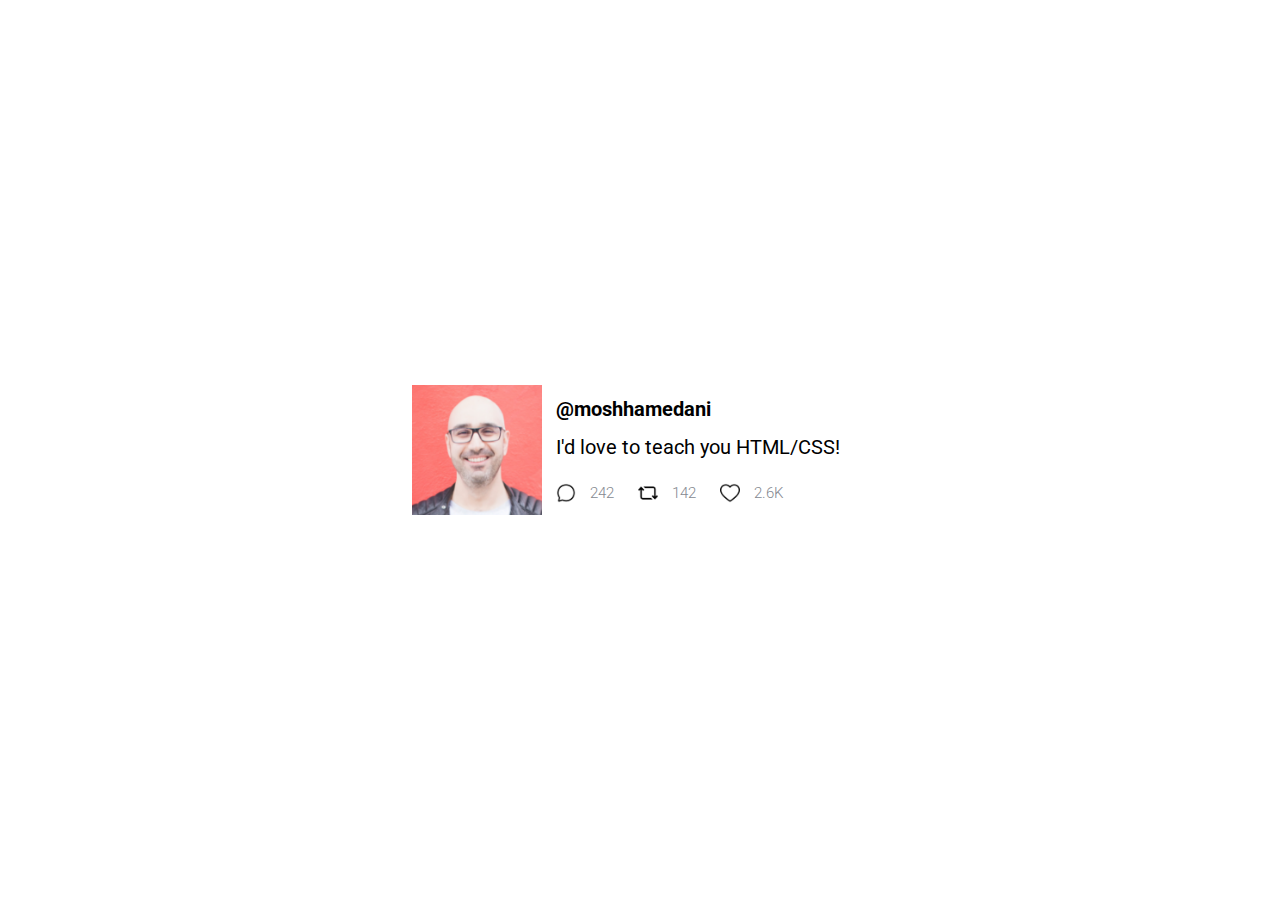
<file: Task-1/index.html>
<!DOCTYPE html>
<html lang="en">
  <head>
    <meta charset="UTF-8" />
    <meta http-equiv="X-UA-Compatible" content="IE=edge" />
    <meta name="viewport" content="width=device-width, initial-scale=1.0" />
    <title>First Webpage</title>
    <link
      href="https://fonts.googleapis.com/css?family=Roboto"
      rel="stylesheet"
    />
    <link rel="stylesheet" href="style.css" />
  </head>
  <body>
    <div class="container">
      <img id="profile" src="assets/photo.png" alt="My photo" />
      <div class="info">
        <h1 class="name">@moshhamedani</h1>
        <h2 class="desc">I'd love to teach you HTML/CSS!</h2>
        <div class="icons">
          <img src="assets/comment.png" alt="comment icon" />
          <span>242</span>
          <img src="assets/retweet.png" alt="retweet icon" />
          <span>142</span>
          <img src="assets/like.png" alt="like icon" />
          <span>2.6K</span>
        </div>
      </div>
    </div>
  </body>
</html>
</file>
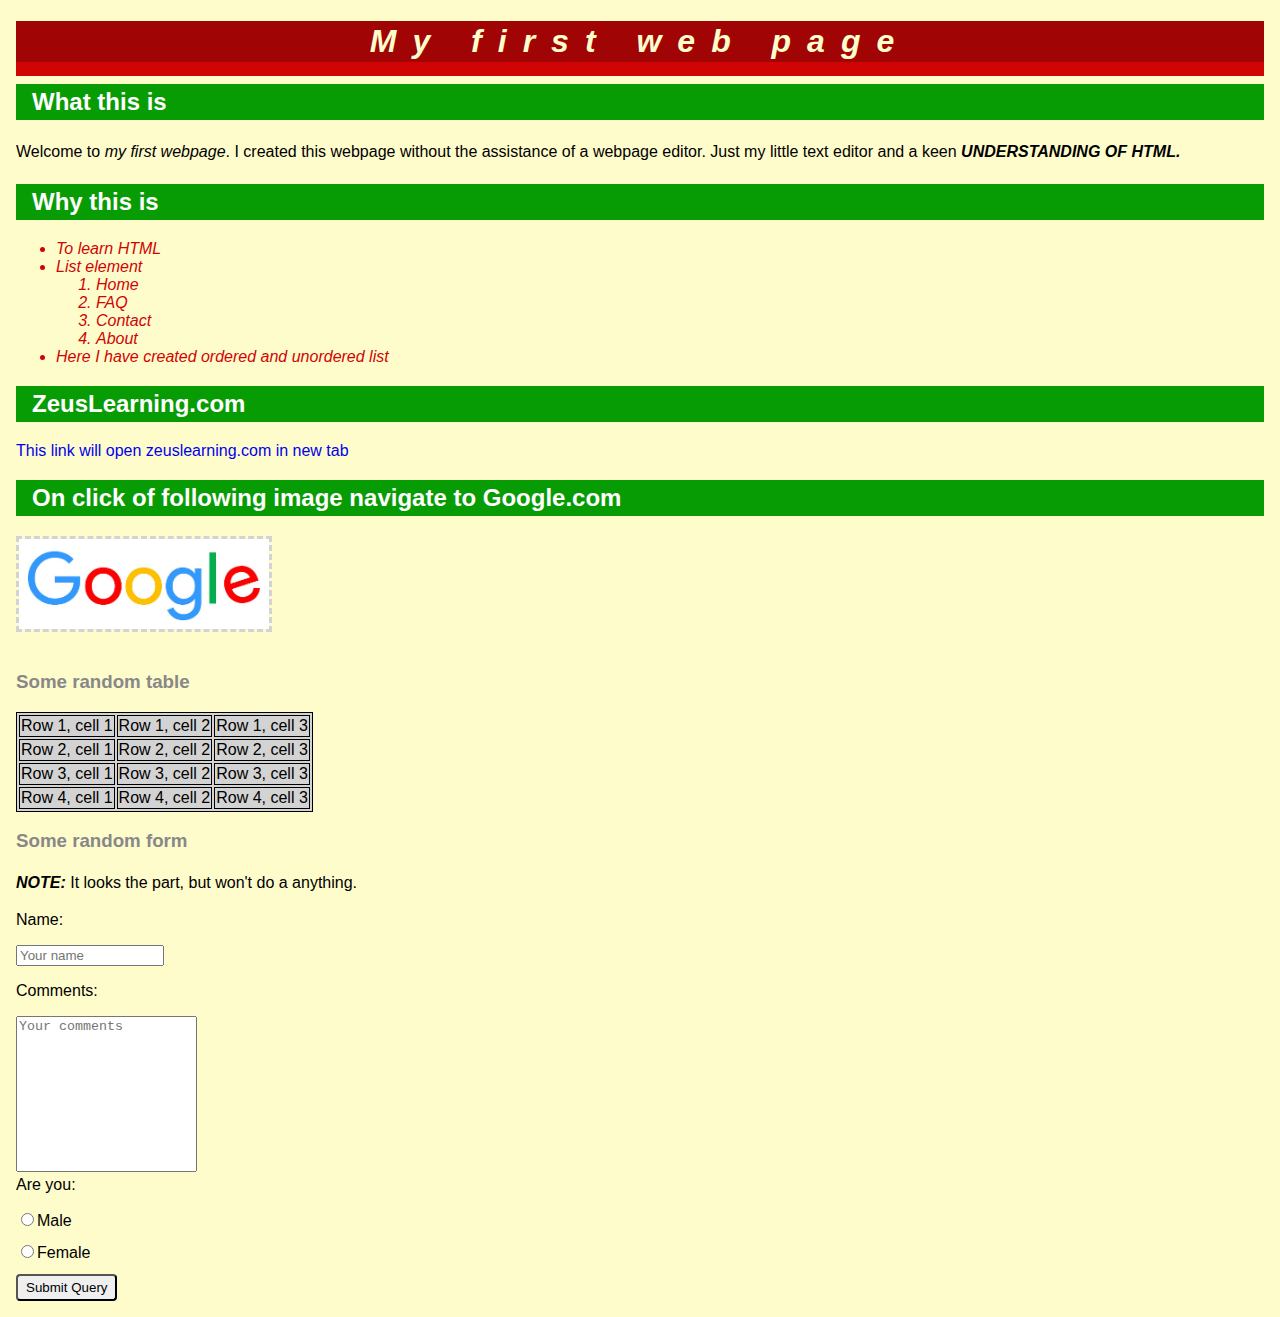
<file: Task-2/index.html>
<!DOCTYPE html>
<html lang="en">
  <head>
    <meta charset="UTF-8" />
    <meta http-equiv="X-UA-Compatible" content="IE=edge" />
    <meta name="viewport" content="width=device-width, initial-scale=1.0" />
    <title>My First Webpage</title>
    <link rel="stylesheet" href="style.css" />
  </head>
  <body>
    <h1>My first web page</h1>
    <h2 id="subtitle">What this is</h2>
    <p>
      Welcome to <em> my first webpage</em>. I created this webpage without the
      assistance of a webpage editor. Just my little text editor and a keen
      <span class="bold"> understanding of HTML.</span>
    </p>
    <h2>Why this is</h2>
    <ul>
      <li>To learn HTML</li>
      <li>List element</li>
      <ol>
        <li>Home</li>
        <li>FAQ</li>
        <li>Contact</li>
        <li>About</li>
      </ol>
      <li>Here I have created ordered and unordered list</li>
    </ul>
    <h2>ZeusLearning.com</h2>
    <a href="https://www.zeuslearning.com" target="_blank"
      >This link will open zeuslearning.com in new tab</a
    >
    <h2>On click of following image navigate to Google.com</h2>
    <a href="https://www.google.com"
      ><img src="google.png" alt="Google logo"
    /></a>
    <h3>Some random table</h3>
    <table>
      <tr>
        <td>Row 1, cell 1</td>
        <td>Row 1, cell 2</td>
        <td>Row 1, cell 3</td>
      </tr>
      <tr>
        <td>Row 2, cell 1</td>
        <td>Row 2, cell 2</td>
        <td>Row 2, cell 3</td>
      </tr>
      <tr>
        <td>Row 3, cell 1</td>
        <td>Row 3, cell 2</td>
        <td>Row 3, cell 3</td>
      </tr>
      <tr>
        <td>Row 4, cell 1</td>
        <td>Row 4, cell 2</td>
        <td>Row 4, cell 3</td>
      </tr>
    </table>
    <h3>Some random form</h3>
    <p>
      <span class="bold">Note:</span> It looks the part, but won't do a
      anything.
    </p>
    <form action="#" onsubmit="validateForm();return false" id="myForm">
      <label for="username">Name:</label>
      <input
        type="text"
        name="username"
        id="username"
        placeholder="Your name"
      />
      <label for="comment">Comments:</label>
      <textarea
        name="comment"
        id="comment"
        placeholder="Your comments"
        cols="20"
        rows="10"
      ></textarea>
      <label for="gender">Are you:</label>
      <div><input type="radio" name="gender" id="male" />Male</div>
      <div><input type="radio" name="gender" id="female" />Female</div>
      <input type="submit" value="Submit Query" id="submit-btn" />
    </form>
  </body>
  <script src="script.js"></script>
</html>
</file>
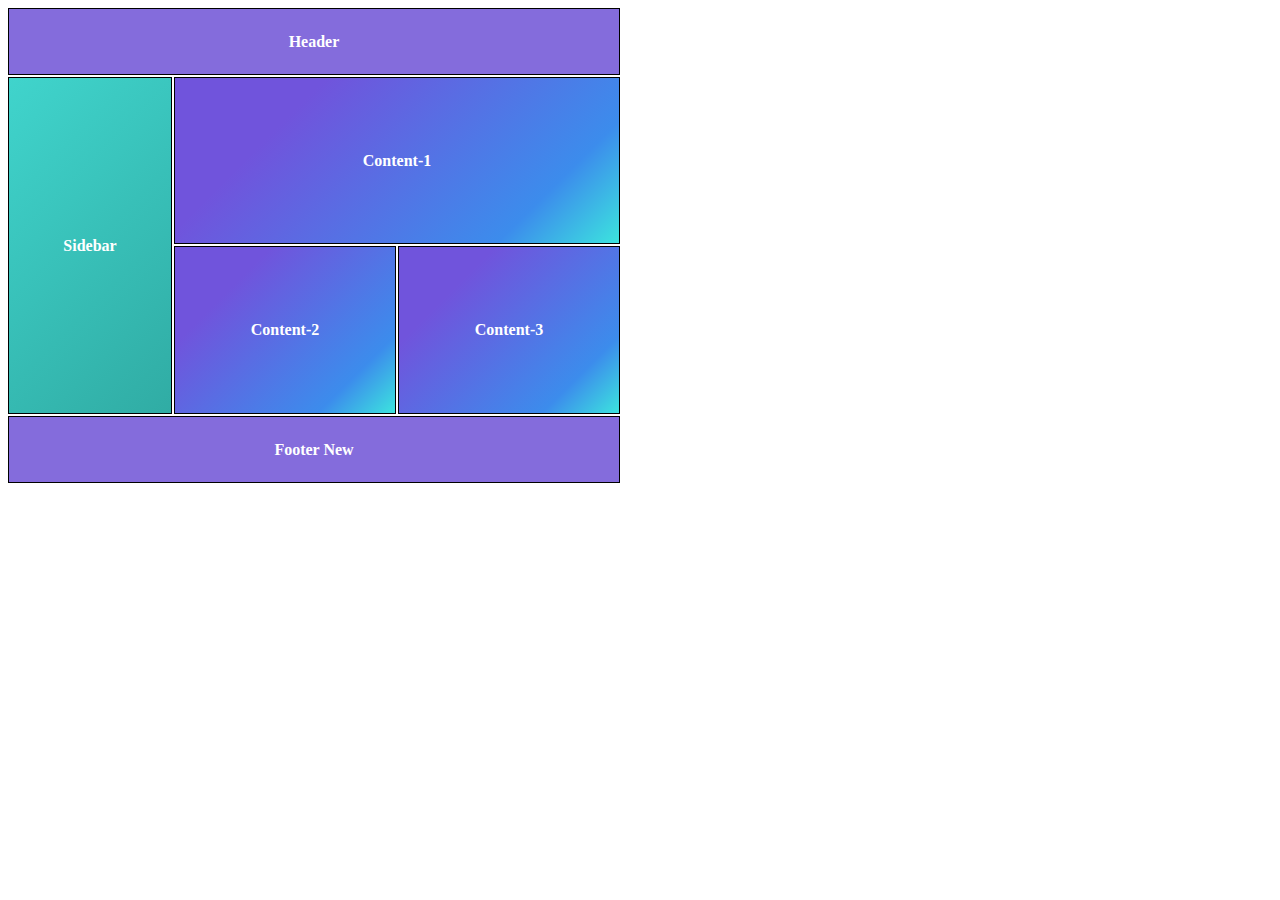
<file: Task-3/index.html>
<!DOCTYPE html>
<html lang="en">
  <head>
    <meta charset="UTF-8" />
    <meta http-equiv="X-UA-Compatible" content="IE=edge" />
    <meta name="viewport" content="width=device-width, initial-scale=1.0" />
    <title>Grid</title>
    <link rel="stylesheet" href="style.css" />
  </head>
  <body>
    <div class="container">
      <div class="header">header</div>
      <div class="sidebar">sidebar</div>
      <div class="content-1">content-1</div>
      <div class="content-2">content-2</div>
      <div class="content-3">content-3</div>
      <div class="footer">footer new</div>
    </div>
  </body>
</html>
</file>
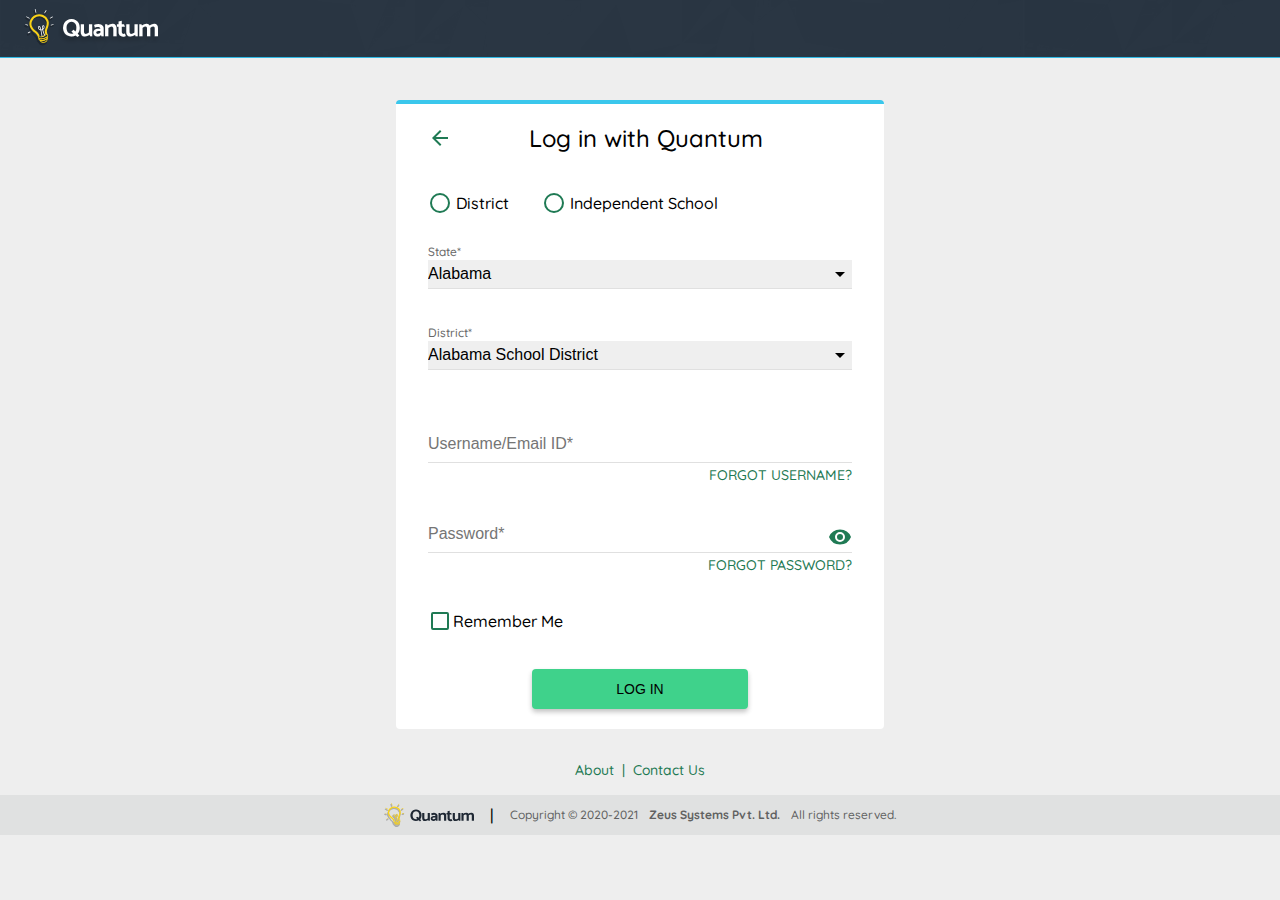
<file: Task-4/index.html>
<!DOCTYPE html>
<html lang="en">
  <head>
    <meta charset="UTF-8" />
    <meta http-equiv="X-UA-Compatible" content="IE=edge" />
    <meta name="viewport" content="width=device-width, initial-scale=1.0" />
    <title>Quantum Login</title>
    <link rel="stylesheet" href="login.css" />
  </head>
  <body>
    <header>
      <div class="bg"></div>
      <img src="assets/logo used in header.svg" alt="logo" />
    </header>
    <div class="container">
      <div class="title">
        <img src="assets/back.svg" alt="back" />
        <h1>Log in with Quantum</h1>
      </div>
      <form action="#">
        <div class="radio-btn">
          <div class="dist">
            <input type="radio" name="location" id="dist" />
            <span class="radio-icon">
              <img src="assets/radio-button-off.svg" alt="radio button off" />
            </span>
            <label for="dist">District</label>
          </div>
          <div class="school">
            <input type="radio" name="location" id="school" />
            <span class="radio-icon">
              <img src="assets/radio-button-off.svg" alt="radio button off" />
            </span>
            <label for="school">Independent School</label>
          </div>
        </div>
        <div class="input-state">
          <p class="state-text">State*</p>
          <select id="state" name="state">
            <option value="alabama">Alabama</option>
            <option value="california">California</option>
          </select>
        </div>
        <div class="input-district">
          <p class="district-text">District*</p>
          <select id="district" name="district">
            <option value="alabama-district">Alabama School District</option>
            <option value="california-district">California</option>
          </select>
        </div>
        <div class="input-username">
          <input
            type="text"
            name="username"
            id="username"
            class="login-info"
            placeholder="Username/Email ID*"
          />
          <span class="forgot-text">FORGOT USERNAME?</span>
        </div>
        <div class="input-password">
          <input
            type="password"
            name="password"
            id="password"
            class="login-info"
            placeholder="Password*"
          />
          <img src="assets/preview.svg" class="preview-icon" alt="preview" />
          <span class="forgot-text">FORGOT PASSWORD?</span>
        </div>
        <div class="remember-me">
          <input type="checkbox" name="remember" id="remember" />
          <span class="check">
            <img src="assets/checkbox-unchecked.svg" alt="checkbox unchecked" />
          </span>
          <label for="remember">Remember Me</label>
        </div>
        <input type="submit" value="LOG IN" />
      </form>
    </div>
    <div class="about">
      <span>About</span>
      <span>|</span>
      <span>Contact Us</span>
    </div>
    <footer>
      <img
        src="assets/logo used in footer.svg"
        class="logo-footer"
        alt="logo footer"
      />
      <span>|</span>
      <span class="footer-text">
        Copyright &#169; 2020-2021
        <span class="zeus">Zeus Systems Pvt. Ltd.</span> All rights reserved.
      </span>
    </footer>
  </body>
</html>
</file>
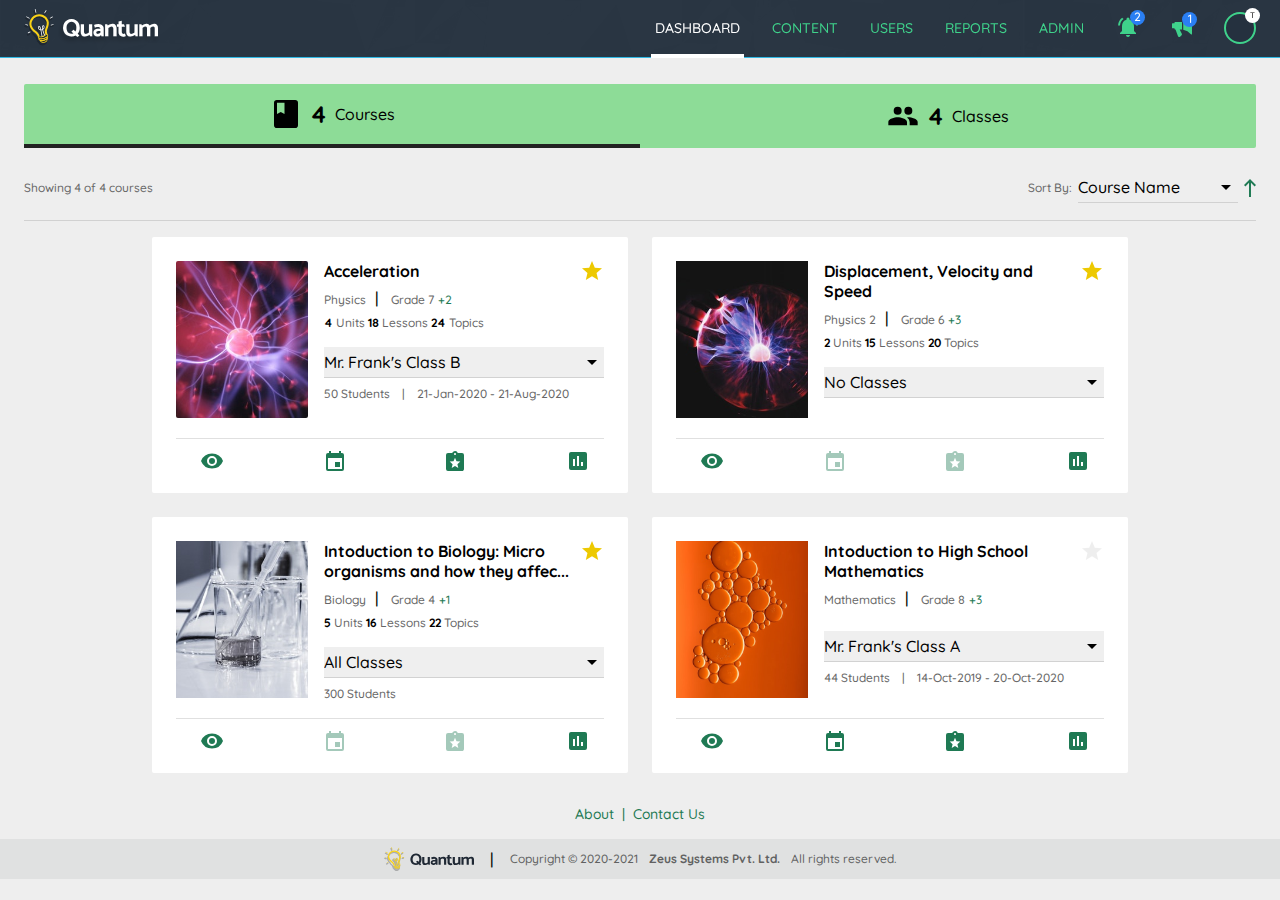
<file: Task-4/dashboard.html>
<!DOCTYPE html>
<html lang="en">
  <head>
    <meta charset="UTF-8" />
    <meta http-equiv="X-UA-Compatible" content="IE=edge" />
    <meta name="viewport" content="width=device-width, initial-scale=1.0" />
    <title>Quantum Dashboard</title>
    <link rel="stylesheet" href="dashboard.css" />
  </head>
  <body>
    <header>
      <div class="bg"></div>
      <img
        src="assets/logo used in header.svg"
        alt="logo"
      />
      <div class="menu-list">
        <ul>
          <li id="dashboard">DASHBOARD <span class="underline"></span></li>
          <li id="content">CONTENT</li>
          <li id="users">USERS</li>
          <li id="reports">REPORTS</li>
          <li id="admin">ADMIN</li>
          <li><img src="assets/alerts.svg" alt="alerts" /><span class="badge">2</span></li>
          <li><img src="assets/announcements.svg" alt="announcements" /><span class="badge">1</span></li>
          <li><span class="profile"></span><span class="badge white">T</span></li>
          <li class="hamburger"><img src="assets/hamburger-menu.svg" alt=""></li>
        </ul>
      </div>
    </header>
    <div class="container">
      <div class="course-header">
        <div class="courses-count">
          <img src="assets/courses.svg" alt="course-icon">
          <span class="count">4</span>
          <span class="count-text">Courses</span>
        </div>
        <div class="classes-count">
          <img src="assets/classes.svg" alt="classes-icon">
          <span class="count">4</span>
          <span class="count-text">Classes</span>
        </div>
        </div>
        <div class="sort">
          <span>Showing 4 of 4 courses</span>
          <div class="sort-by"><span>Sort By:</span>
            <select id="course-name" name="course-name">
              <option value="name">Course Name</option>
            </select>
            <img src="assets/sort.svg" alt="">
          </div>
        </div>
        <div class="courses">
          <!-- <div class="card">
            <div class="card-header">
            <div class="course-image">
              <img src="assets/course1.png" alt="course 1">
            </div>
            <div class="course-info">
              <div class="title">
                <h2>Acceleration</h2>
                <img src="assets/favourite.svg" alt="">
              </div>
              <div class="grade-info"><span class="subject">Physics</span><span class="line">|</span><span class="grade">Grade 7 </span>
              <span class="green-text">+2</span></div>
              <p class="syllabus"><span class="units bold-text">4</span> Units <span class="lessons bold-text">18</span> Lessons <span class="topics bold-text">24</span> Topics</p>
              <div class="teacher">
                <select id="teacher" name="teacher">
                  <option value="frank">Mr. Frank's Class B</option>
                </select>
              </div>
              <p class="students">50 Students<span class="line">|</span><span class="date">21-Jan-2020 - 21-Aug-2020</span></p>
            </div>
          </div>
            <div class="options">
              <img src="assets/preview.svg" alt="">
              <img src="assets/manage course.svg" alt="">
              <img src="assets/grade submissions.svg" alt="">
              <img src="assets/reports.svg" alt="">
            </div>
          </div> -->
          <!-- <div class="card">
            <div class="card-header">
              <div class="course-image">
                <img src="assets/course2.png" alt="course 2">
              </div>
              <div class="course-info">
                <div class="title">
                  <h2>Displacement, Velocity and Speed</h2>
                  <img src="assets/favourite.svg" alt="">
                </div>
                <div class="grade-info"><span class="subject">Physics 2</span><span class="line">|</span><span class="grade">Grade 6 </span>
                <span class="green-text">+3</span></div>
                <p class="syllabus"><span class="units bold-text">2</span> Units <span class="lessons bold-text">15</span> Lessons <span class="topics bold-text">20</span> Topics</p>
                <div class="teacher">
                  <select id="teacher" name="teacher">
                    <option value="">No Classes</option>
                  </select>
                </div>
              </div>
            </div>
              <div class="options">
                <img src="assets/preview.svg" alt="">
                <img class="disabled" src="assets/manage course.svg" alt="">
                <img class="disabled" src="assets/grade submissions.svg" alt="">
                <img src="assets/reports.svg" alt="">
              </div>
          </div> -->
          <!-- <div class="card">
            <div class="card-header">
              <div class="course-image">
                <img src="assets/course3.png" alt="course 3">
              </div>
              <div class="course-info">
                <div class="title">
                  <h2>Intoduction to Biology: Micro organisms and how they affec...</h2>
                  <img src="assets/favourite.svg" alt="">
                </div>
              <div class="grade-info"><span class="subject">Biology</span><span class="line">|</span><span class="grade">Grade 4 </span>
                <span class="green-text">+1</span></div>
              <p class="syllabus"><span class="units bold-text">5</span> Units <span class="lessons bold-text">16</span> Lessons <span class="topics bold-text">22</span> Topics</p>
                <div class="teacher">
                  <select id="teacher" name="teacher">
                    <option value="">All Classes</option>
                  </select>
                </div>
                <p class="students">300 Students</p>
              </div>
            </div>
              <div class="options">
                <img src="assets/preview.svg" alt="">
                <img class="disabled" src="assets/manage course.svg" alt="">
                <img class="disabled" src="assets/grade submissions.svg" alt="">
                <img src="assets/reports.svg" alt="">
              </div>
          </div> -->
          <!-- <div class="card">
            <div class="card-header">
              <div class="course-image">
                <img src="assets/course4.png" alt="course 4">
              </div>
              <div class="course-info">
                <div class="title">
                  <span class="expired">EXPIRED</span>
                  <h2>Intoduction to High School Mathematics</h2>
                  <img class="disabled-star" src="assets/favourite.svg" alt="">
                </div>
              <div class="grade-info"><span class="subject">Mathematics</span><span class="line">|</span><span class="grade">Grade 8 </span>
                <span class="green-text">+3</span></div>
                <div class="teacher">
                  <select id="teacher" name="teacher">
                    <option value="frank">Mr. Frank's Class A</option>
                  </select>
                </div>
                <p class="students">44 Students<span class="line">|</span>14-Oct-2019 - 20-Oct-2020</p>
              </div>
            </div>
              <div class="options">
                <img src="assets/preview.svg" alt="">
                <img src="assets/manage course.svg" alt="">
                <img src="assets/grade submissions.svg" alt="">
                <img src="assets/reports.svg" alt="">
              </div>
          </div>         -->
        </div>
      </div>
    </div>
    <div class="about">
      <span>About</span>
      <span>|</span>
      <span>Contact Us</span>
    </div>
    <footer>
      <img src="assets/logo used in footer.svg" alt="">
      <span>|</span>
      <span class="footer-text">
        Copyright &#169; 2020-2021
        <span class="zeus">Zeus Systems Pvt. Ltd.</span> All rights reserved.
      </span>
    </footer>
    <script src="dashboard.js"></script>
  </body>
</html>
</file>
<file: Task-1/style.css>
* {
  margin: 0;
  padding: 0;
  box-sizing: border-box;
}

html,
body {
  height: 100%;
  display: flex;
  justify-content: center;
  align-items: center;
  font-family: "Roboto";
}

.container {
  display: flex;
  gap: 14px;
  width: 457px;
  height: 138px;
  margin: 4px;
  align-items: center;
}

#profile {
  height: 130px;
  width: 130px;
  object-fit: cover;
}

.info {
  display: flex;
  flex-direction: column;
  justify-content: center;
}

.name {
  font-size: 20px;
  font-weight: bold;
  margin-bottom: 14px;
}

.desc {
  font-size: 20px;
  font-weight: normal;
  margin-bottom: 24px;
}

.icons {
  display: flex;
  align-items: center;
  color: #858991;
}

.icons img {
  height: 20px;
  width: 20px;
  margin-right: 14px;
}

.icons span {
  margin-right: 24px;
  font-size: 15px;
  font-weight: 300;
}
</file>
<file: Task-2/style.css>
/* * {
    padding: 0;
    margin: 0;
    box-sizing: border-box;
} */

body {
    font-family: Arial, Helvetica, sans-serif;
    background-color: #fffccc;
    margin: 16px;
}

h1 {
    text-align: center;
    font-style: italic;
    letter-spacing: 16px;
    color: #fffccc;
    background-color: #a00404;
    border-bottom: #d00404 solid 14px;
    padding: 2px;
    margin-bottom: 8px;
}

h2 {
    color: #fff;
    background-color: #089c04;
    padding: 4px 16px;
}

#subtitle{
    margin-top: 0;
}

.bold {
    font-weight: bold;
    text-transform: uppercase;
    font-style: italic;
}

p{
    line-height: 1.5;
}

ul{
    font-style: italic;
    color: #d00404;
}

a{
    text-decoration: none;
}

img{
    width: 250px;
    cursor: pointer;
    border: #d3d3d3 dashed;
    margin-bottom: 1rem;
}

h3{
    color: #888;
}

table{
    background-color: #d3d3d3;
    border: 1px solid black;
}

table td{
    border: 1px solid black;
}

label{
    display: block;
    margin-bottom: 1rem;
}

#username, #comments, #male, #female{
    margin-bottom: 1rem;
}

#username{
    width: 140px;
}

textarea {
    resize: none;
    overflow-y: scroll;
}

#submit-btn{
    padding: 4px 8px;   
    border-radius: 4px;
    cursor: pointer;
}
</file>
<file: Task-3/style.css>
.container {
    width: 612px;
    display: grid;
    grid-template-columns: 164px 222px 222px;
    grid-template-rows: 67px 167px 168px 67px;
    grid-gap: 2px;
    grid-template-areas: 
        "h h h"
        "s c1 c1"
        "s c2 c3"
        "f f f";
}

.container div{
    display: flex;
    justify-content: center;
    align-items: center;
    color: #fff;
    font-weight: bold;
    text-transform: capitalize;
    border: 1px solid black;
}

.header {
    background-color: #846cdc;
    grid-area: h;
}

.sidebar {
    background: linear-gradient(315deg, rgba(48,172,164,1) 0%, rgba(64,212,204,1) 100%);
    grid-area: s;
}

.content-1 {
    grid-area: c1;
    background: linear-gradient(315deg, rgba(60,228,222,1) 0%, rgba(60,140,236,1) 20%, rgba(112,84,220,1) 75%);
}

.content-2 {
    grid-area: c2;
    background: linear-gradient(315deg, rgba(60,228,222,1) 0%, rgba(60,140,236,1) 20%, rgba(112,84,220,1) 75%);
}

.content-3 {
    grid-area: c3;
    background: linear-gradient(315deg, rgba(60,228,222,1) 0%, rgba(60,140,236,1) 20%, rgba(112,84,220,1) 75%);
}

.footer{
    background-color: #846cdc;
    grid-area: f;
}
</file>
<file: Task-4/login.css>
* {
  padding: 0;
  margin: 0;
  box-sizing: border-box;
}

@font-face {
  font-family: "Quicksand";
  src: url(fonts/Quicksand-Light.ttf);
  font-style: normal;
  font-weight: 300;
}

@font-face {
  font-family: "Quicksand";
  src: url(fonts/Quicksand-Medium.ttf);
  font-style: normal;
  font-weight: 500;
}

@font-face {
  font-family: "Quicksand";
  src: url(fonts/Quicksand-Bold.ttf);
  font-style: normal;
  font-weight: 700;
}

body {
  background-color: #eee;
  font-family: "Quicksand";
}

header {
  position: fixed;
  top: 0;
  z-index: 10;
  width: 100%;
  height: 58px;
  background-image: url(assets/header.png);
  border-bottom: 2px solid #31b9e4;
  display: flex;
  padding: 0 24px;
  align-items: center;
}

.bg {
  height: 58px;
  position: absolute;
  width: 100%;
  background-color: #25313f;
  opacity: 95%;
  z-index: -10;
  left: 0;
}

img {
  cursor: pointer;
}

.container {
  border-radius: 4px;
  border-top: 4px solid #3ac7ec;
  width: 488px;
  margin: 100px auto 32px;
  padding: 20px 32px;
  background-color: #fff;
}

.title {
  display: flex;
  align-items: center;
  gap: 77px;
}

h1 {
  font-size: 24px;
  font-weight: 500;
  line-height: 28px;
}

.radio-btn {
  font-size: 16px;
  line-height: 20px;
  margin-top: 34px;
  display: flex;
  gap: 90px;
}

.radio-btn input {
  opacity: 0;
  visibility: hidden;
  position: absolute;
}

.radio-icon {
  margin-top: 5px;
}

.radio-btn input:checked ~ .radio-icon {
  background-image: url("assets/radio-button-on.svg");
  background-repeat: no-repeat;
}

.radio-btn label {
  cursor: pointer;
  position: absolute;
  padding-left: 28px;
}

.dist,
.school {
  display: flex;
  align-items: center;
  gap: 6px;
}

.state-text,
.district-text {
  font-size: 12px;
  line-height: 16px;
  color: #666;
}

.input-state {
  margin-top: 25px;
}

.input-state select,
.input-district select {
  appearance: none;
  background-image: url(assets/arrow-down.svg);
  background-repeat: no-repeat;
  background-position: right;
}

.input-district {
  margin-top: 36px;
}

select {
  font-size: 16px;
  line-height: 20px;
  border: none;
  border-bottom: 1px solid #e0e0e0;
  padding: 4px 0;
  width: 100%;
}

.login-info {
  width: 100%;
  border: none;
  border-bottom: 1px solid #e0e0e0;
  padding: 8px 0;
  font-size: 16px;
  line-height: 20px;
}

#username {
  margin-top: 56px;
}

#password {
  margin-top: 33px;
}

.preview-icon {
  position: relative;
  left: 400px;
  bottom: 28px;
  cursor: pointer;
}

.forgot-text {
  font-size: 14px;
  line-height: 16px;
  color: #1f7a54;
  float: right;
  margin-top: 4px;
}

.remember-me {
  margin-top: 26px;
  display: flex;
  align-items: center;
  gap: 5px;
  font-size: 16px;
  line-height: 20px;
}

.remember-me input {
  opacity: 0;
  visibility: hidden;
  position: absolute;
}

.check {
  position: relative;
  top: 2px;
}

.remember-me input:checked ~ .check {
  background-image: url("assets/checkbox-checked.svg");
  background-repeat: no-repeat;
}

.remember-me label {
  cursor: pointer;
  position: absolute;
  padding-left: 25px;
}

input[type="submit"] {
  display: block;
  margin: 34px auto 0;
  background-color: #3fd28b;
  height: 40px;
  width: 216px;
  border: none;
  border-radius: 4px;
  box-shadow: 0px 3px 5px #0000003d;
  font-size: 14px;
  line-height: 18px;
  cursor: pointer;
}

.about {
  display: flex;
  justify-content: center;
  font-size: 14px;
  line-height: 18px;
  color: #1f7a54;
  gap: 8px;
  margin-bottom: 16px;
}

footer {
  width: 100%;
  height: 40px;
  text-align: center;
  background-color: #e0e1e1;
  display: flex;
  align-items: center;
  justify-content: center;
  gap: 16px;
}

.footer-text {
  font-size: 12px;
  line-height: 16px;
  color: #616161;
}

.zeus {
  font-size: 12px;
  font-weight: 700;
  margin: 0 8px;
}
</file>
<file: Task-4/dashboard.css>
* {
  padding: 0;
  margin: 0;
  box-sizing: border-box;
}

@font-face {
  font-family: "Quicksand";
  src: url(fonts/Quicksand-Light.ttf);
  font-style: normal;
  font-weight: 300;
}

@font-face {
  font-family: "Quicksand";
  src: url(fonts/Quicksand-Medium.ttf);
  font-style: normal;
  font-weight: 500;
}

@font-face {
  font-family: "Quicksand";
  src: url(fonts/Quicksand-Bold.ttf);
  font-style: normal;
  font-weight: 700;
}

body {
  background-color: #eee;
  font-family: "Quicksand";
}

header {
  position: fixed;
  z-index: 10;
  width: 100%;
  height: 58px;
  background-image: url(assets/header.png);
  border-bottom: 2px solid #31b9e4;
  display: flex;
  justify-content: space-between;
  padding: 0 24px;
  align-items: center;
}

.bg {
  height: 58px;
  position: absolute;
  width: 100%;
  background-color: #25313f;
  opacity: 95%;
  z-index: -10;
  left: 0;
}

ul {
  display: flex;
  flex-direction: row;
  justify-content: flex-end;
  align-items: center;
  gap: 32px;
}

ul li {
  list-style: none;
  color: #3fd28b;
  font-size: 14px;
  line-height: 14.4px;
}

.menu-list ul li {
  position: relative;
}

.hamburger {
  display: none;
}

@media screen and (max-width: 1040px) {
  .menu-list #dashboard,
  #content,
  #users,
  #reports,
  #admin {
    display: none;
  }
  .menu-list .hamburger {
    display: block;
  }
}

#dashboard {
  color: #fff;
}

.underline {
  position: absolute;
  top: 33px;
  left: -4px;
  width: 93px;
  height: 4px;
  background-color: #fff;
}

.badge {
  position: absolute;
  top: -5px;
  right: -5px;
  font-size: 12px;
  color: #fff;
  display: flex;
  justify-content: center;
  align-items: center;
  width: 15px;
  height: 15px;
  border-radius: 50%;
  background-color: #2a7ff3;
}

.white {
  background-color: #fff;
  color: #000;
  font-size: 8px;
  right: -4px;
  top: -4px;
}

.profile {
  height: 32px;
  width: 32px;
  border-radius: 50%;
  background-color: #25313f;
  display: block;
  border: 2px solid #3fd28b;
}

.container {
  padding: 84px 24px 24px 24px;
}

.course-header {
  height: 64px;
  width: 100%;
  background-color: #8ddc97;
  border-radius: 2px;
  display: flex;
}

.courses-count,
.classes-count {
  width: 50%;
  display: flex;
  align-items: center;
  justify-content: center;
  gap: 8px;
}

.courses-count {
  border-bottom: 4px solid #222;
}

.count {
  font-weight: 700;
  font-size: 24px;
  line-height: 28px;
}

.count-text {
  font-size: 16px;
  line-height: 20px;
}

.courses {
  display: grid;
  justify-content: center;
  grid-gap: 24px;
  grid-template-columns: repeat(auto-fit, 476px);
  margin: 17px 0 8px;
  border-top: 1px solid rgba(0, 0, 0, 0.12);
  padding-top: 16px;
}

.card {
  background-color: #fff;
  border-radius: 2px;
  padding: 24px 24px 10px 24px;
  display: flex;
  gap: 16px;
  position: relative;
  flex-direction: column;
}

.card-header {
  display: flex;
  flex-direction: row;
  gap: 16px;
}

img {
  cursor: pointer;
}

#course-name {
  font-family: "Quicksand";
  font-size: 16px;
  line-height: 20px;
  width: 160px;
  padding: 5px 0;
  border: none;
  border-bottom: 1px solid rgba(0, 0, 0, 0.12);
  background-color: #eee;
  appearance: none;
  background-image: url(assets/arrow-down.svg);
  background-repeat: no-repeat;
  background-position: right;
}

.course-info {
  display: flex;
  flex-direction: column;
  flex: 1;
}

.title img {
  position: absolute;
  top: 22px;
  right: 24px;
}

.course-info h2 {
  font-size: 16px;
  line-height: 20px;
  color: #000;
  margin-bottom: 7px;
  width: 250px;
  word-wrap: break-word;
}

.subject,
.grade,
.students,
.sort {
  color: #666;
  font-size: 12px;
  line-height: 16px;
}

.sort {
  margin-top: 24px;
  display: flex;
  align-items: center;
  justify-content: space-between;
}

.sort-by {
  display: flex;
  align-items: center;
  gap: 6px;
}

.line {
  margin: 0 9px;
}

.green-text {
  font-size: 12px;
  line-height: 16px;
  color: #1f7a54;
}

.grade-info {
  margin-bottom: 7px;
}

.syllabus {
  color: #666;
  font-size: 12px;
  line-height: 16px;
  margin-bottom: 16px;
}

.bold-text {
  font-weight: 700;
  color: #000;
  font-size: 12px;
  line-height: 16px;
}

.teacher select {
  font-family: "Quicksand";
  font-size: 16px;
  line-height: 20px;
  width: 100%;
  padding: 5px 0;
  border: none;
  border-bottom: 1px solid rgba(0, 0, 0, 0.12);
  margin-bottom: 8px;
  appearance: none;
  background-image: url(assets/arrow-down.svg);
  background-repeat: no-repeat;
  background-position: right;
}

.options {
  display: flex;
  gap: 102px;
  padding: 10px 24px;
  border-top: 1px solid rgba(0, 0, 0, 0.12);
}

.expired {
  position: absolute;
  top: 0;
  left: 0;
  padding: 2px;
  font-size: 10px;
  line-height: 16px;
  color: #d80000;
  border-radius: 2px;
  background-color: #ffe4e6;
}

.disabled {
  opacity: 40%;
}

.disabled-star {
  filter: brightness(0) invert(98%) sepia(58%) saturate(79%) hue-rotate(91deg)
    brightness(108%) contrast(87%);
}

.about {
  display: flex;
  justify-content: center;
  font-size: 14px;
  line-height: 18px;
  color: #1f7a54;
  gap: 8px;
  margin-bottom: 16px;
}

footer {
  width: 100%;
  height: 40px;
  text-align: center;
  background-color: #e0e1e1;
  display: flex;
  align-items: center;
  justify-content: center;
  gap: 16px;
}

.footer-text {
  font-size: 12px;
  line-height: 16px;
  color: #616161;
}

.zeus {
  font-size: 12px;
  font-weight: 700;
  margin: 0 8px;
}
</file>
